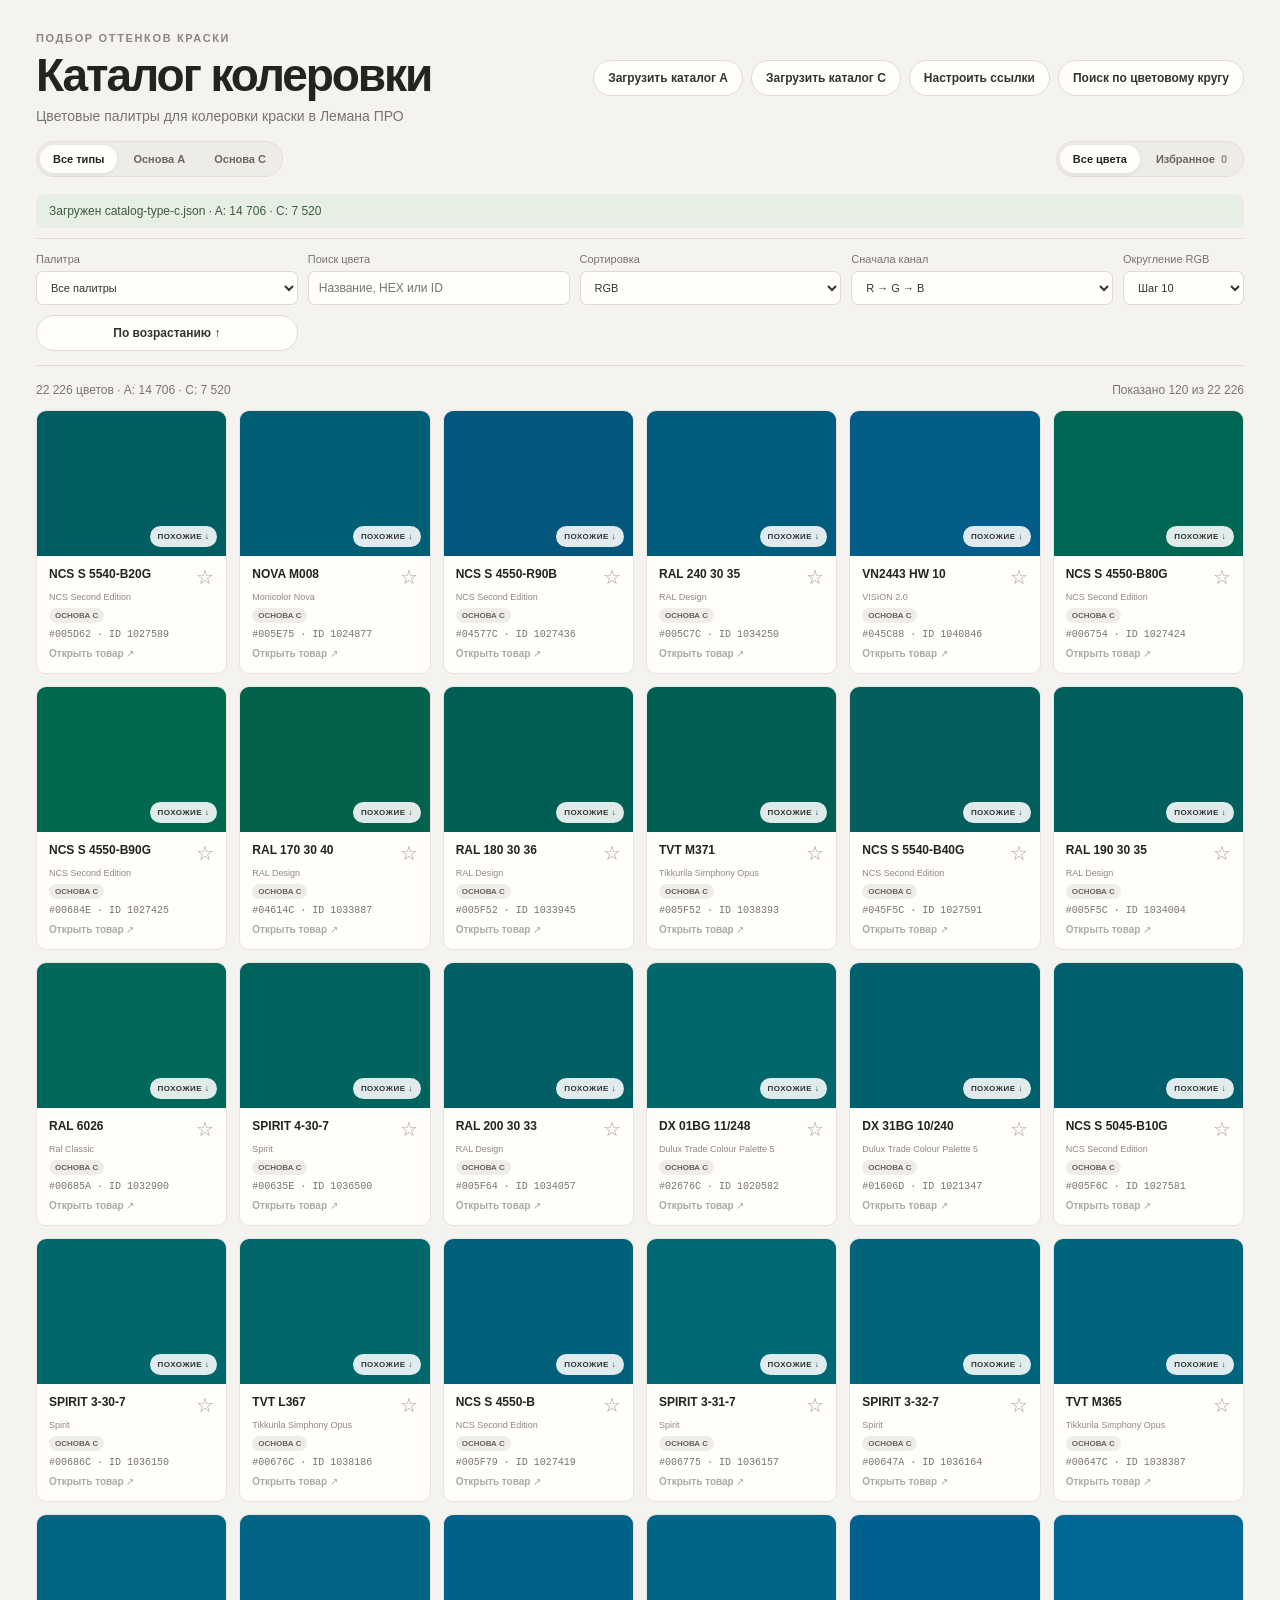
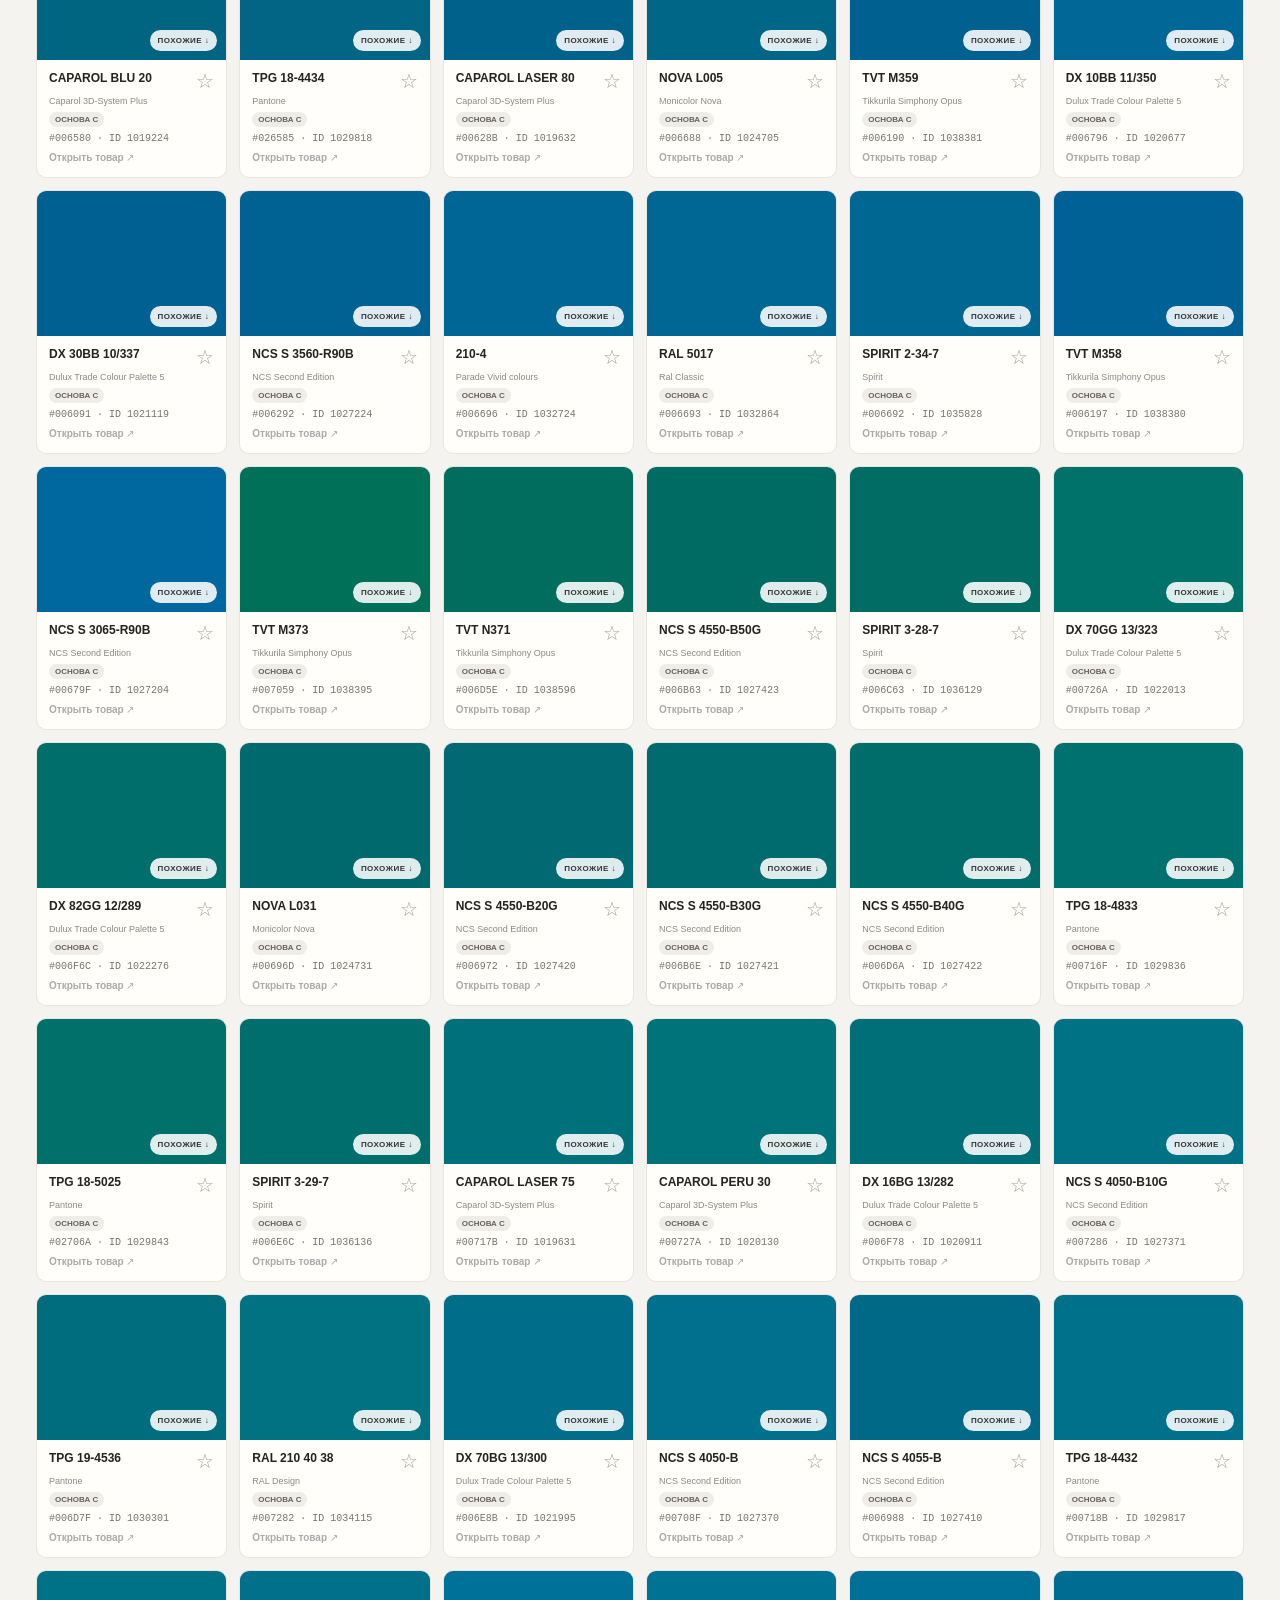
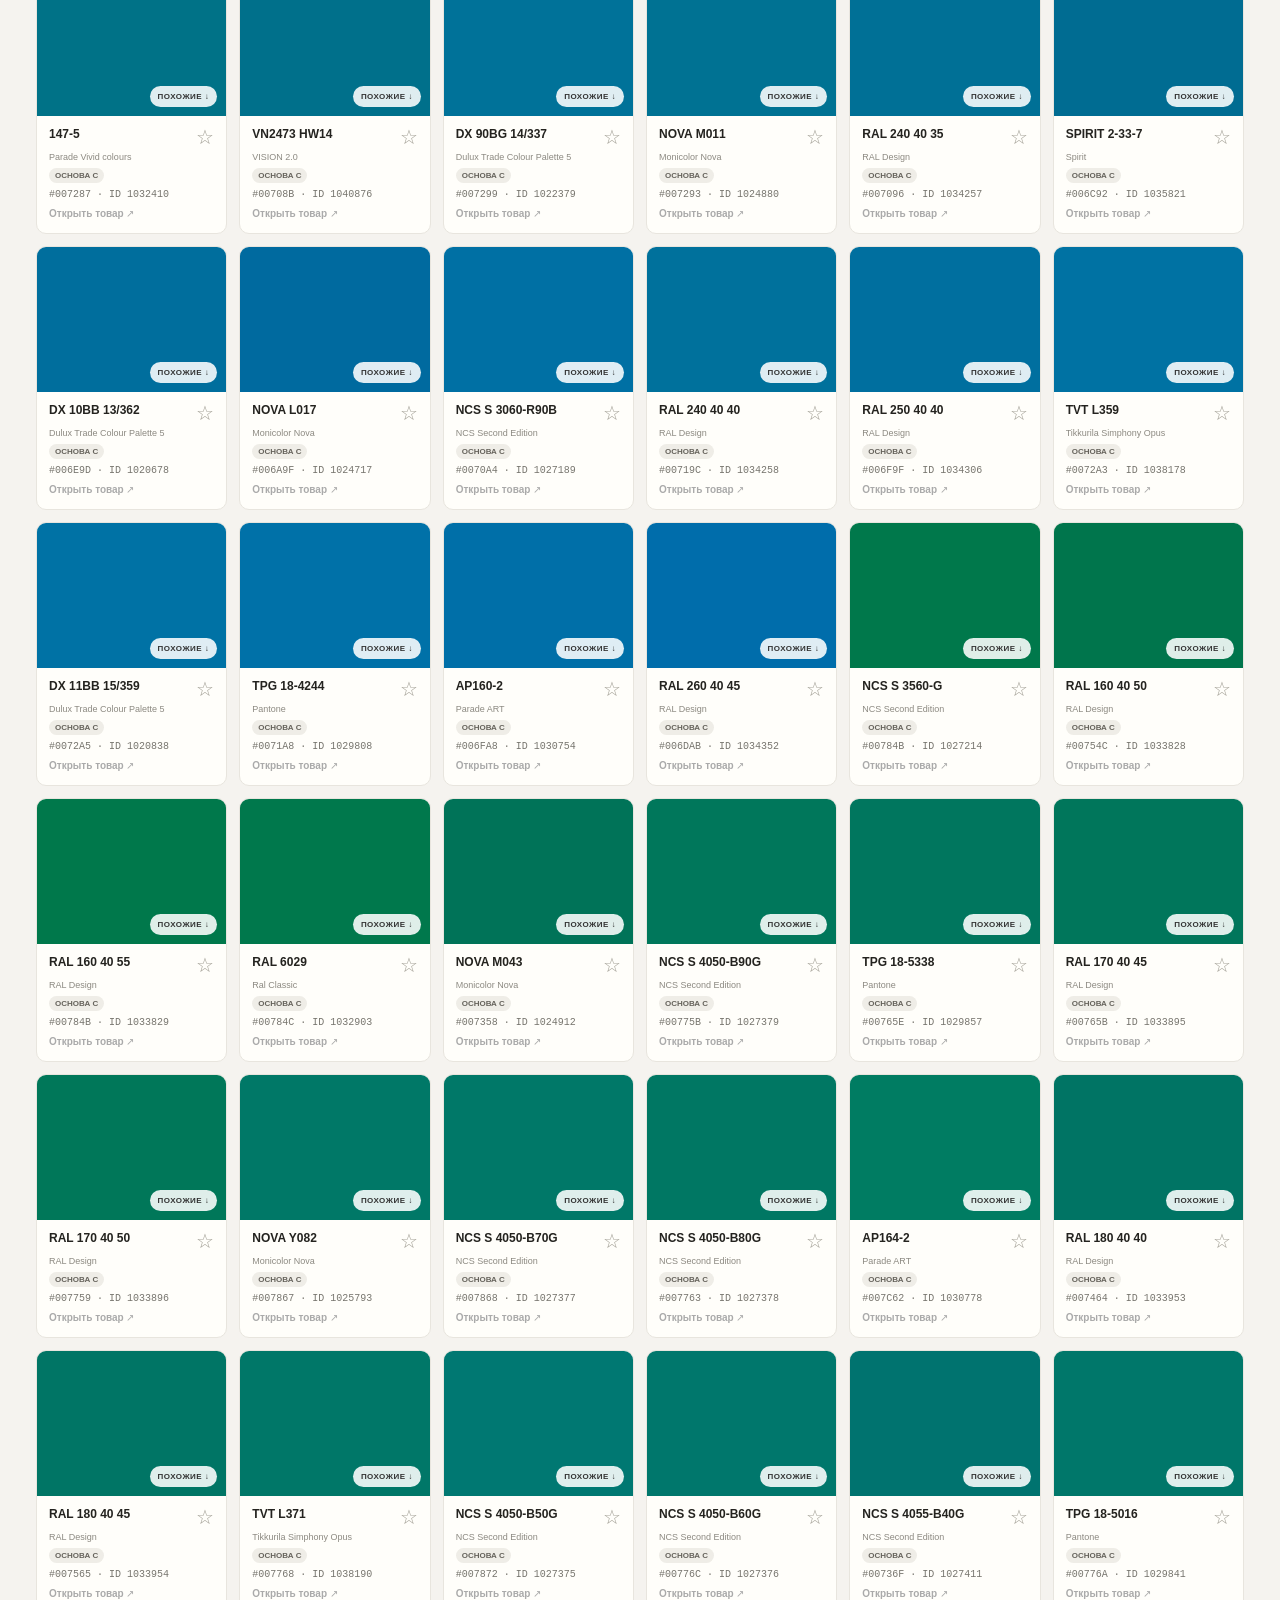
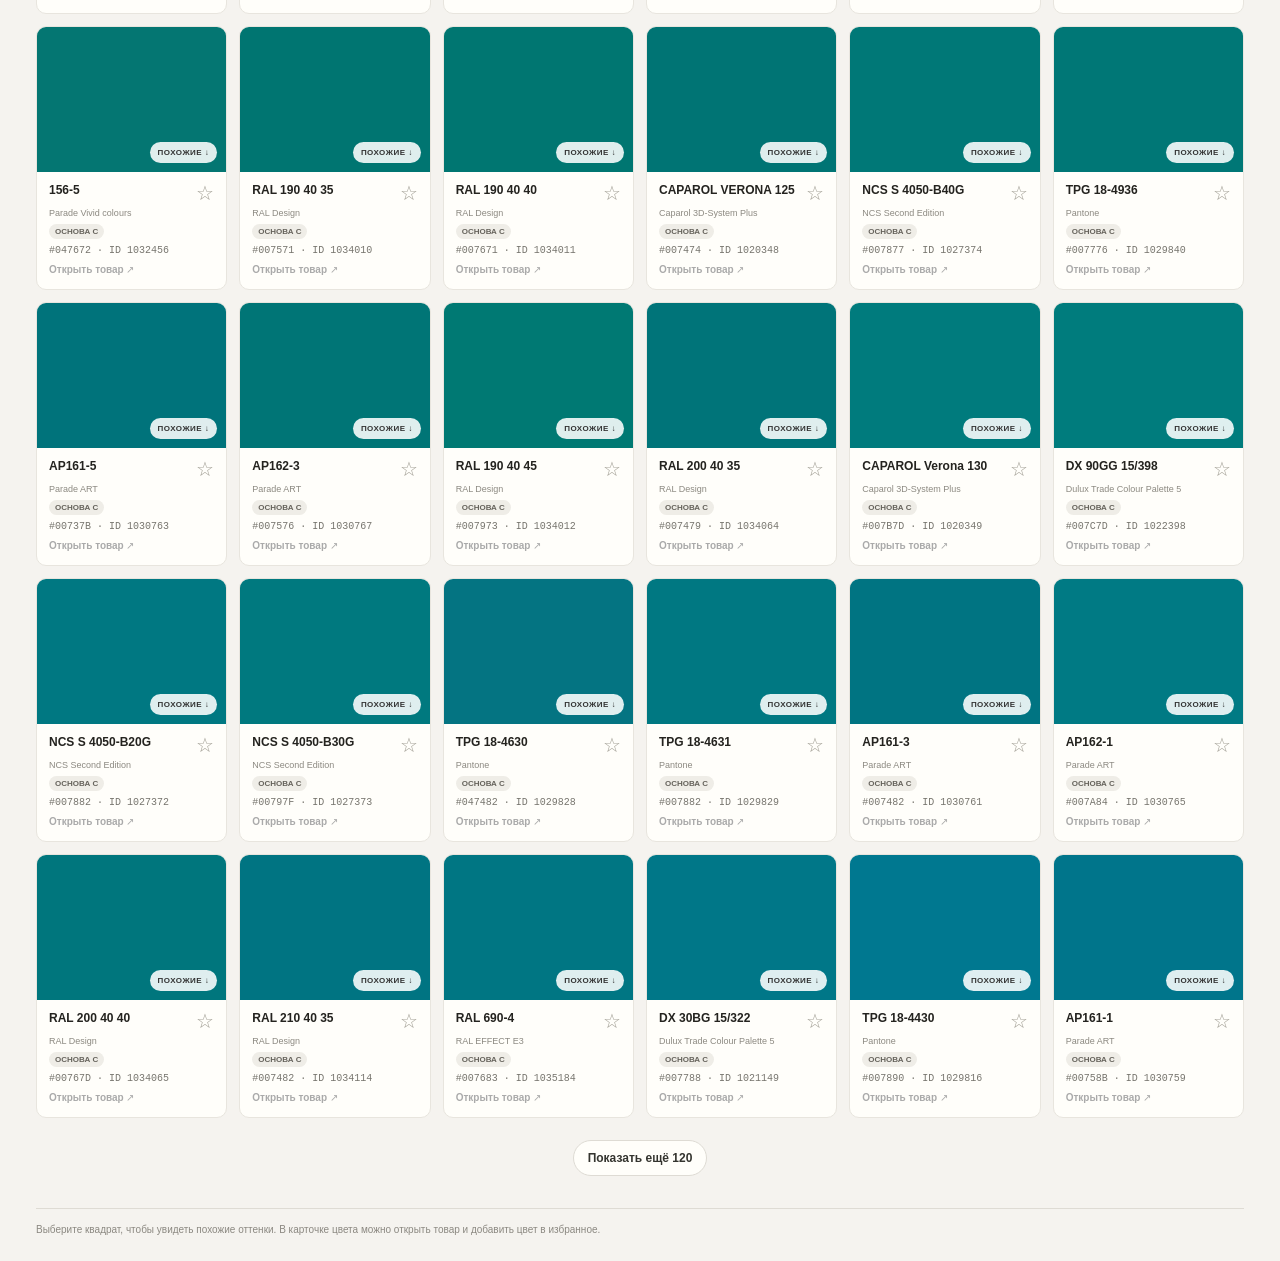
<file: index.html>
<!doctype html>
<html lang="ru">
<head>
  <meta charset="utf-8">
  <meta name="viewport" content="width=device-width, initial-scale=1">
  <meta name="theme-color" content="#f5f3ef">
  <title>Каталог колеровки Лемана ПРО</title>
  <link rel="stylesheet" href="styles.css">
</head>
<body>
  <main class="shell">
    <header class="topbar">
      <div>
        <p class="eyebrow">Подбор оттенков краски</p>
        <h1>Каталог колеровки</h1>
        <p class="subtitle">Цветовые палитры для колеровки краски в Лемана ПРО</p>
      </div>
      <div class="header-actions">
        <button class="button button-light" id="loadAButton" type="button">Загрузить каталог A</button>
        <input id="catalogAFile" type="file" accept=".json,application/json" hidden>
        <button class="button button-light" id="loadCButton" type="button">Загрузить каталог C</button>
        <input id="catalogCFile" type="file" accept=".json,application/json" hidden>
        <button class="button button-light" id="toggleLinksPanel" type="button" aria-expanded="false">Настроить ссылки</button>
        <button class="button button-light" id="toggleColorSearch" type="button" aria-expanded="false">Поиск по цветовому кругу</button>
      </div>
    </header>

    <section class="link-settings" id="linkSettings" hidden>
      <div class="link-settings-title">
        <div><h2>Ссылки на краску</h2><p>Вставьте ссылку на товар с подходящим типом основы. ID цвета будет добавлен к ссылке.</p></div>
        <button id="saveLinks" class="button button-dark" type="button">Сохранить ссылки</button>
      </div>
      <div class="link-grid">
        <label><span><b>Основа A</b><small>Белая основа для пастельных цветов</small></span><input id="linkA" type="url" placeholder="Вставьте ссылку на краску с основой A"></label>
        <label><span><b>Основа C</b><small>Прозрачная основа для ярких цветов</small></span><input id="linkC" type="url" placeholder="Вставьте ссылку на краску с основой C"></label>
      </div>
      <p class="link-note">Выберите тип основы в переключателе ниже — цвет и ссылка на товар будут соответствовать ему.</p>
    </section>

    <section class="catalog-bar" aria-label="Тип основы и список">
      <div class="segmented" id="typeTabs" aria-label="Тип основы">
        <button type="button" class="active" data-type="all">Все типы</button>
        <button type="button" data-type="A">Основа A</button>
        <button type="button" data-type="C">Основа C</button>
      </div>
      <div class="segmented view-tabs" aria-label="Список цветов">
        <button type="button" class="active" id="viewAll">Все цвета</button>
        <button type="button" id="viewFavorites">Избранное <span id="favoriteCount">0</span></button>
      </div>
    </section>

    <div id="status" class="status" role="status">Загружаю каталоги…</div>

    <section class="toolbar" aria-label="Поиск и сортировка">
      <label>Палитра<select id="paletteFilter" disabled><option value="">Все палитры</option></select></label>
      <label class="search-label">Поиск цвета<input id="search" type="search" placeholder="Название, HEX или ID" disabled></label>
      <label>Сортировка
        <select id="sort" disabled>
          <option value="rgb">RGB</option>
          <option value="brightness">Яркость</option>
          <option value="hue">Оттенок (hue)</option>
          <option value="saturation">Насыщенность</option>
          <option value="name">Название цвета</option>
          <option value="palette">Название палитры</option>
        </select>
      </label>
      <label id="rgbPrimaryControl">Сначала канал
        <select id="rgbPrimary" disabled>
          <option value="RGB">R → G → B</option>
          <option value="RBG">R → B → G</option>
          <option value="GBR">G → B → R</option>
          <option value="GRB">G → R → B</option>
          <option value="BRG">B → R → G</option>
          <option value="BGR">B → G → R</option>
        </select>
      </label>
      <label id="rgbStepControl">Округление RGB
        <select id="rgbStep" disabled>
          <option value="1">Без округления</option>
          <option value="5">Шаг 5</option>
          <option value="10" selected>Шаг 10</option>
          <option value="20">Шаг 20</option>
        </select>
      </label>
      <button id="sortDirection" class="button button-light" type="button" disabled>По возрастанию ↑</button>
    </section>

    <section class="color-search" id="colorSearchPanel" aria-label="Поиск цвета по образцу" hidden>
      <div class="color-search-copy"><h2>Найти похожие на заданный цвет</h2><p>Введите HEX или RGB-код либо выберите цвет в палитре браузера.</p></div>
      <input id="referencePicker" type="color" value="#FF00AA" aria-label="Открыть цветовой круг">
      <input id="referenceText" type="text" value="#FF00AA" placeholder="#FF00AA или rgb(255, 0, 170)" aria-label="HEX или RGB">
      <button id="findSimilar" class="button button-dark" type="button" disabled>Найти</button>
      <button id="clearSimilar" class="button button-light" type="button" disabled>Сбросить</button>
    </section>

    <section id="favoriteTools" class="favorite-tools" hidden>
      <div><b>Избранное</b><small>Скачайте список, чтобы сохранить свою копию. Сайт не гарантирует его сохранность.</small></div>
      <div class="favorite-actions">
        <button id="downloadFavoritesJson" class="button button-light" type="button">Скачать JSON</button>
        <button id="downloadFavoritesTxt" class="button button-light" type="button">Скачать TXT</button>
        <button id="importFavoritesButton" class="button button-light" type="button">Загрузить список</button>
        <input id="importFavoritesFile" type="file" accept=".json,application/json" hidden>
        <button id="openFavorites" class="button button-dark" type="button" hidden>Открыть все результаты ↗</button>
      </div>
    </section>

    <section class="results-head"><div id="summary">Каталоги не загружены</div><div id="resultCount"></div></section>
    <div id="colorGrid" class="color-grid"></div>
    <div class="more-wrap"><button id="showMore" class="button button-light" type="button" hidden>Показать ещё</button></div>
    <footer>Выберите квадрат, чтобы увидеть похожие оттенки. В карточке цвета можно открыть товар и добавить цвет в избранное.</footer>
  </main>
  <script src="app.js"></script>
</body>
</html>
</file>
<file: styles.css>
:root{font-family:Arial,sans-serif;color:#24231f;background:#f5f3ef;font-synthesis:none;text-rendering:optimizeLegibility}*{box-sizing:border-box}body{margin:0;min-width:320px}.shell{max-width:1420px;margin:auto;padding:32px 36px 26px}.topbar{display:flex;align-items:center;justify-content:space-between;gap:24px}.eyebrow{font-size:11px;text-transform:uppercase;letter-spacing:.15em;color:#89877f;font-weight:700;margin:0 0 7px}h1{font-size:clamp(32px,4.6vw,46px);line-height:1.05;letter-spacing:-.045em;margin:0}.subtitle{font-size:14px;color:#77756e;margin:9px 0 0}.header-actions,.favorite-actions{display:flex;align-items:center;gap:8px;flex-wrap:wrap}.button{border:0;border-radius:999px;padding:10px 14px;font:600 12px Arial,sans-serif;cursor:pointer;transition:transform .15s,background .15s}.button:hover:not(:disabled){transform:translateY(-1px)}.button:disabled{opacity:.45;cursor:not-allowed}.button-dark{color:#fff;background:#25251f}.button-dark:hover:not(:disabled){background:#414139}.button-light{color:#34342f;background:#fffefa;border:1px solid #dedbd4}.button-light:hover:not(:disabled){background:#f0eee8}.link-settings{margin:23px 0 17px;padding:16px 18px;background:#fffefa;border:1px solid #e5e2db;border-radius:12px}.link-settings-title{display:flex;justify-content:space-between;align-items:center;gap:16px}.link-settings h2,.color-search h2{font-size:15px;margin:0 0 4px;letter-spacing:-.02em}.link-settings-title p,.color-search p{font-size:11px;color:#817e75;margin:0}.link-grid{display:grid;grid-template-columns:1fr 1fr;gap:12px;margin-top:15px}.link-grid label{display:grid;grid-template-columns:minmax(145px,.7fr) minmax(220px,1.5fr);align-items:center;gap:10px}.link-grid b,.link-grid small{display:block}.link-grid b{font-size:12px}.link-grid small{font-size:10px;line-height:1.3;color:#88857d;margin-top:3px}.link-grid input{width:100%;min-width:0;border:1px solid #dedbd4;border-radius:7px;padding:9px 10px;font:11px Arial,sans-serif;background:#fff}.link-note{margin:12px 0 0;color:#8a877e;font-size:10px}.catalog-bar{display:flex;justify-content:space-between;align-items:center;gap:12px;margin:17px 0}.segmented{display:inline-flex;gap:3px;padding:3px;border-radius:999px;border:1px solid #e2dfd8;background:#eeece6}.segmented button{border:0;border-radius:999px;padding:8px 13px;background:transparent;color:#69675f;font:600 11px Arial,sans-serif;cursor:pointer}.segmented button.active{background:#fffefa;color:#25251f;box-shadow:0 1px 4px #00000012}.view-tabs #favoriteCount{color:#948f84;margin-left:3px}.status{margin:10px 0;padding:10px 13px;border-radius:8px;background:#eeece6;color:#615f58;font-size:12px}.status.error{background:#f8e7e3;color:#8b3527}.status.success{background:#e7efe5;color:#3d5c3c}.toolbar{display:grid;grid-template-columns:minmax(175px,1fr) minmax(220px,1.4fr) minmax(180px,1fr) auto;gap:10px;align-items:end;padding:14px 0;border-top:1px solid #dedbd4;border-bottom:1px solid #dedbd4}.toolbar label{display:flex;flex-direction:column;gap:6px;color:#77756e;font-size:11px}.toolbar select,.toolbar input{min-width:0;width:100%;border:1px solid #dedbd4;border-radius:7px;background:#fffefa;color:#34342f;padding:9px 10px;font:12px Arial,sans-serif}.toolbar select:disabled,.toolbar input:disabled{opacity:.6}.color-search{display:flex;align-items:center;gap:9px;margin:15px 0;padding:13px 15px;background:#fffefa;border:1px solid #e5e2db;border-radius:11px}.color-search-copy{margin-right:auto}.color-search h2{font-size:15px;margin:0 0 4px;letter-spacing:-.02em}.color-search p{font-size:11px;color:#817e75;margin:0}.color-search input[type=color]{width:42px;height:37px;padding:2px;border:1px solid #dedbd4;border-radius:7px;background:#fff;cursor:pointer}.color-search input[type=text]{width:220px;max-width:28vw;border:1px solid #dedbd4;border-radius:7px;padding:10px;font:12px ui-monospace,Consolas,monospace}.favorite-tools{display:flex;justify-content:space-between;align-items:center;gap:15px;margin:14px 0;padding:12px 14px;background:#f1eee7;border:1px solid #e4e0d8;border-radius:10px}.favorite-tools b,.favorite-tools small{display:block}.favorite-tools b{font-size:13px}.favorite-tools small{margin-top:4px;color:#817e75;font-size:10px}.results-head{display:flex;justify-content:space-between;align-items:center;gap:12px;margin:17px 0 13px;color:#77756e;font-size:12px}.color-grid{display:grid;grid-template-columns:repeat(auto-fill,minmax(168px,1fr));gap:12px}.color-card{background:#fffefa;border:1px solid #e8e5de;border-radius:10px;overflow:hidden;min-width:0;transition:transform .15s,box-shadow .15s;cursor:pointer}.color-card:hover,.color-card:focus-visible{transform:translateY(-2px);box-shadow:0 8px 20px #28251b16;outline:none}.swatch{height:145px;position:relative}.swatch:after{content:'ПОХОЖИЕ ↓';position:absolute;bottom:9px;right:9px;background:#ffffffdf;border-radius:999px;padding:6px 8px;font-size:8px;font-weight:700;letter-spacing:.06em;color:#333}.card-info{padding:11px 12px 12px}.color-name{display:flex;justify-content:space-between;align-items:flex-start;gap:4px;font-weight:700;font-size:12px;line-height:1.3;min-height:16px;overflow-wrap:anywhere}.palette-name{font-size:9px;color:#8c8981;margin-top:5px;white-space:nowrap;overflow:hidden;text-overflow:ellipsis}.type-badge{display:inline-block;margin-top:6px;padding:3px 6px;border-radius:999px;background:#efede7;color:#66635c;font-size:8px;font-weight:700}.color-code{font:10px ui-monospace,Consolas,monospace;color:#77756e;margin-top:6px}.open-link{display:inline-block;margin-top:8px;color:#514f49;font-size:10px;font-weight:700;text-decoration:none}.open-link:hover{text-decoration:underline}.open-link.disabled{color:#aaa;text-decoration:none;cursor:not-allowed}.favorite-toggle{flex:0 0 auto;border:0;background:transparent;color:#a3a096;font-size:20px;line-height:1;cursor:pointer;padding:0 0 0 7px}.favorite-toggle.active{color:#d56f55}.similar{display:none;border-top:1px solid #eeece6;padding:10px 12px 12px}.color-card.selected .similar{display:block}.similar-label{font-size:9px;text-transform:uppercase;letter-spacing:.09em;color:#918e85;margin-bottom:8px}.similar-list{display:grid;grid-template-columns:repeat(5,minmax(0,1fr));gap:6px}.similar-item{min-width:0;border:0;padding:0;background:transparent;cursor:pointer;text-align:left}.similar-chip{display:block;width:100%;aspect-ratio:1;border-radius:5px;border:1px solid #00000012}.similar-name{display:block;margin-top:3px;overflow:hidden;text-overflow:ellipsis;white-space:nowrap;font-size:8px;color:#68665f}.empty{grid-column:1/-1;border:1px dashed #d8d4cb;border-radius:12px;padding:35px;color:#817e75;text-align:center}.more-wrap{display:flex;justify-content:center;padding:22px 0 0}footer{border-top:1px solid #dedbd4;margin-top:32px;padding-top:15px;color:#8b8881;font-size:10px}@media(max-width:900px){.toolbar{grid-template-columns:1fr 1fr}.search-label{grid-column:1/-1;grid-row:1}.toolbar .button{width:100%}.color-search{flex-wrap:wrap}.color-search-copy{flex:1 1 100%}.link-grid label{grid-template-columns:1fr}.favorite-tools{align-items:flex-start;flex-direction:column}}@media(max-width:620px){.shell{padding:22px 14px}.topbar{align-items:flex-start;flex-direction:column}.header-actions{width:100%}.header-actions .button{flex:1}.link-settings-title{align-items:flex-start;flex-direction:column}.link-grid{grid-template-columns:1fr}.link-grid label{grid-template-columns:minmax(130px,.7fr) minmax(160px,1.3fr)}.catalog-bar{align-items:flex-start;flex-direction:column}.segmented{width:100%;justify-content:space-between}.segmented button{flex:1;padding:9px 8px}.toolbar{grid-template-columns:1fr 1fr}.color-search input[type=text]{flex:1;width:auto;max-width:none}.color-search-copy{flex:1 1 100%}.color-search .button{flex:1}.color-grid{grid-template-columns:repeat(2,minmax(0,1fr));gap:9px}.swatch{height:130px}}
[hidden]{display:none!important}.header-actions{max-width:720px}.toolbar{grid-template-columns:repeat(4,minmax(145px,1fr)) auto}.toolbar label select{font-size:11px}.reset-ready{background:#b8402d!important;color:#fff!important;border-color:#a93625!important;box-shadow:0 0 0 3px #b8402d24}.panel-active{background:#f8e8e3!important;border-color:#d16b55!important;color:#8b3527!important}.link-settings[hidden],.color-search[hidden],.favorite-tools[hidden]{display:none!important}@media(max-width:1100px){.toolbar{grid-template-columns:repeat(3,minmax(145px,1fr))}.toolbar .button{grid-column:1/-1}}@media(max-width:760px){.header-actions{max-width:none}.toolbar{grid-template-columns:1fr 1fr}.toolbar .button{grid-column:auto}.color-search{align-items:center}.link-grid{grid-template-columns:1fr}}@media(max-width:620px){.header-actions{display:grid;grid-template-columns:1fr 1fr}.header-actions .button{width:100%}.toolbar{grid-template-columns:1fr 1fr}.toolbar .button{grid-column:1/-1}.color-search{align-items:stretch}}
</file>
